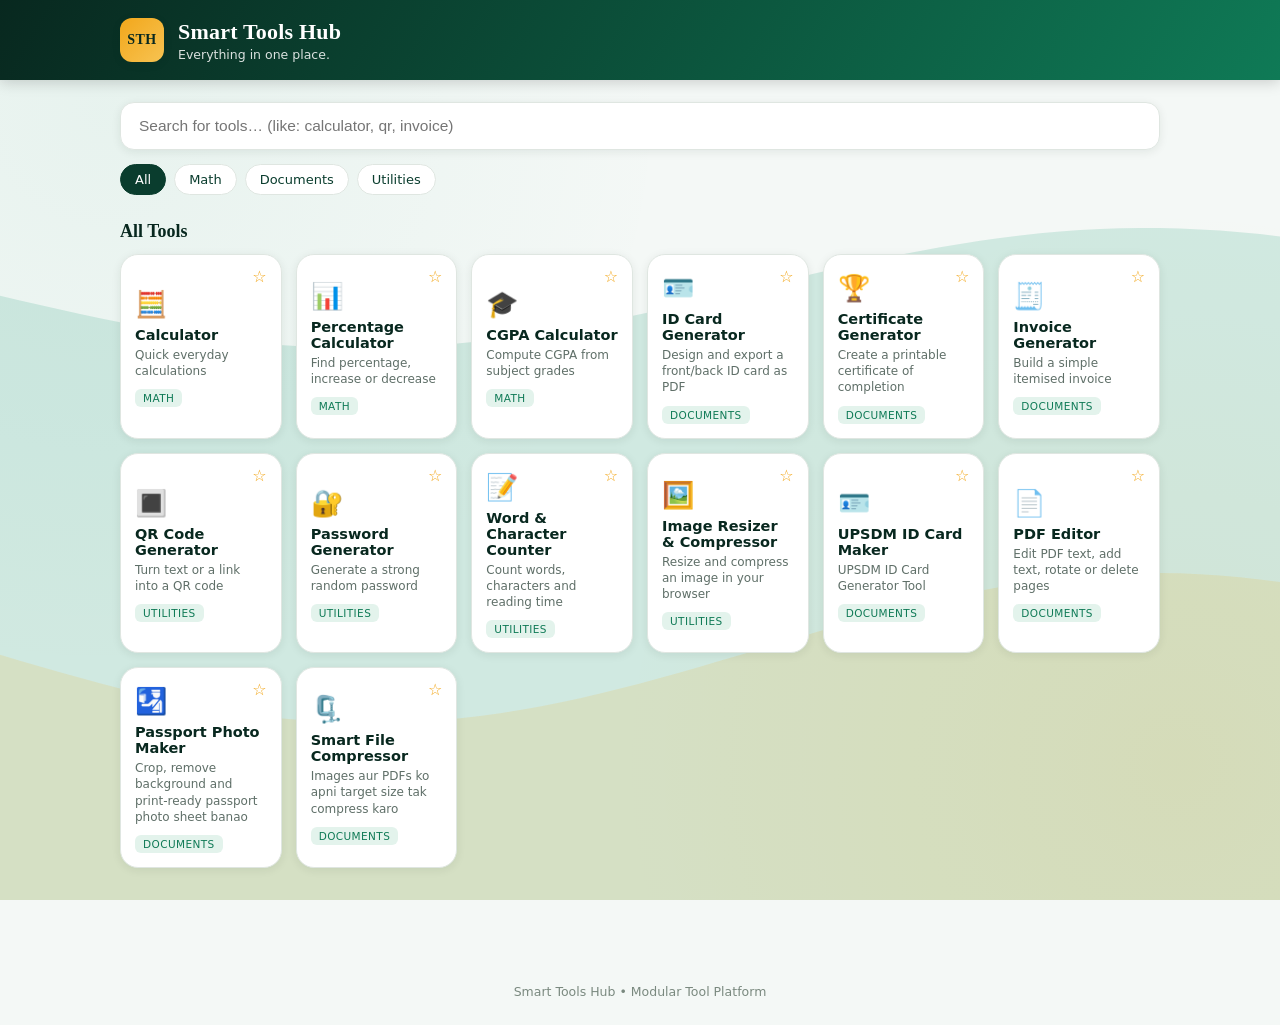
<file: index.html>
<!DOCTYPE html>
<html lang="hi">
<head>
<meta charset="UTF-8">
<meta name="viewport" content="width=device-width, initial-scale=1.0">
<title>Smart Tools Hub</title>
<link rel="stylesheet" href="css/styles.css">
</head>
<body>
  <canvas id="bg-fx" aria-hidden="true"></canvas>

<header class="hub-header">
  <div class="hub-header__inner">
    <div class="hub-brand">
      <span class="hub-brand__mark">STH</span>
      <div>
        <h1 class="hub-brand__title">Smart Tools Hub</h1>
        <p class="hub-brand__tag">Everything in one place.</p>
      </div>
    </div>
  </div>
</header>

<main class="hub-main" id="view-root">

  <section class="hub-dashboard" id="view-dashboard">
    <div class="hub-search-row">
      <input id="search-input" class="hub-search" type="text" placeholder="Search for tools… (like: calculator, qr, invoice)" autocomplete="off">
    </div>

    <nav class="hub-categories" id="category-bar" aria-label="Categories"></nav>

    <section class="hub-section" id="section-favorites" hidden>
      <h2 class="hub-section__title">⭐ Favorites</h2>
      <div class="hub-grid" id="grid-favorites"></div>
    </section>

    <section class="hub-section" id="section-recent" hidden>
      <h2 class="hub-section__title">🕘 Recently Used</h2>
      <div class="hub-grid" id="grid-recent"></div>
    </section>

    <section class="hub-section">
      <h2 class="hub-section__title" id="grid-all-title">All Tools</h2>
      <div class="hub-grid" id="grid-all"></div>
      <p class="hub-empty" id="empty-state" hidden>No tool found. Search for something else.</p>
    </section>
  </section>

  <section class="hub-workspace" id="view-workspace" hidden>
    <div class="hub-workspace__bar">
      <button class="hub-back" id="btn-back" type="button">← All Tools</button>
      <button class="hub-fav-toggle" id="btn-fav-toggle" type="button" aria-pressed="false">☆</button>
    </div>
    <div class="hub-workspace__head">
      <span class="hub-workspace__icon" id="ws-icon"></span>
      <div>
        <h2 class="hub-workspace__title" id="ws-title"></h2>
        <p class="hub-workspace__desc" id="ws-desc"></p>
      </div>
    </div>
    <div class="hub-workspace__body" id="ws-body">
      <div class="hub-loading" id="ws-loading" hidden>
        <span class="hub-spinner"></span> Loading tool…
      </div>
      <div class="hub-error" id="ws-error" hidden>
        <p>Could not load this tool.</p>
        <div>
          <button id="ws-retry" type="button">Retry</button>
          <button id="ws-error-back" type="button" class="secondary">Back to Tools</button>
        </div>
      </div>
      <div id="ws-mount"></div>
    </div>
  </section>

</main>

<div class="hub-toast-region" id="toast-region" aria-live="polite"></div>

<footer class="hub-footer">Smart Tools Hub • Modular Tool Platform</footer>
<script type="module" src="js/background.js"></script>
<script type="module" src="js/app.js"></script>
</body>
</html>
</file>
<file: css/styles.css>
:root{
  --teal-950:#08281f;
  --teal-900:#0a3d2e;
  --teal-700:#0f7a56;
  --teal-500:#1c9e74;
  --teal-100:#e3f3ec;
  --amber-500:#f2a71b;
  --amber-300:#f7c352;
  --ink:#182620;
  --paper:#ffffff;
  --canvas:#f4f8f6;
  --line:#dfe6e1;
  --danger:#c23b3b;
  --radius-lg:18px;
  --radius-md:12px;
  --radius-sm:8px;
  --shadow-1:0 2px 10px rgba(8,40,31,.08);
  --shadow-2:0 10px 30px rgba(8,40,31,.14);
  --font-display:'Iowan Old Style','Georgia',serif;
  --font-body:'Segoe UI',system-ui,-apple-system,Arial,sans-serif;
}
*{box-sizing:border-box}
html,body{margin:0;padding:0}
body{
  font-family:var(--font-body);
  background:
    radial-gradient(circle at 8% 12%, rgba(28,158,116,.06), transparent 40%),
    radial-gradient(circle at 92% 85%, rgba(242,167,27,.07), transparent 40%),
    var(--canvas);
  background-attachment:fixed;
  color:var(--ink);
  -webkit-font-smoothing:antialiased;
  min-height:100vh;
}
button{font:inherit}

/* ---------- header ---------- */
.hub-header{
  background:linear-gradient(120deg,var(--teal-950),var(--teal-700));
  color:#fff;
  position:sticky;top:0;z-index:20;
  box-shadow:0 2px 14px rgba(0,0,0,.18);
}
.hub-header__inner{max-width:1080px;margin:0 auto;padding:18px 20px}
.hub-brand{display:flex;align-items:center;gap:14px}
.hub-brand__mark{
  font-family:var(--font-display);
  font-weight:700;
  background:linear-gradient(135deg,var(--amber-500),var(--amber-300));
  color:var(--teal-950);
  width:44px;height:44px;border-radius:12px;
  display:flex;align-items:center;justify-content:center;
  font-size:14px;letter-spacing:.5px;
  box-shadow:var(--shadow-1);
  transition:transform .2s ease;
}
.hub-brand__mark:hover{transform:rotate(-4deg) scale(1.05)}
.hub-brand__title{margin:0;font-family:var(--font-display);font-size:22px;font-weight:700;letter-spacing:.2px}
.hub-brand__tag{margin:2px 0 0;font-size:12.5px;opacity:.85}

/* ---------- main / dashboard ---------- */
.hub-main{max-width:1080px;margin:0 auto;padding:22px 20px 60px}
.hub-search-row{margin-bottom:14px}
.hub-search{
  width:100%;padding:14px 18px;border-radius:14px;border:1px solid var(--line);
  background:var(--paper);box-shadow:var(--shadow-1);font-size:15.5px;color:var(--ink);
  transition:box-shadow .2s ease, border-color .2s ease;
}
.hub-search:focus{outline:2px solid var(--teal-500);outline-offset:1px;box-shadow:var(--shadow-2)}

.hub-categories{display:flex;flex-wrap:wrap;gap:8px;margin:6px 0 26px}
.hub-chip{
  border:1px solid var(--line);background:var(--paper);color:var(--teal-900);
  padding:7px 14px;border-radius:999px;font-size:13px;cursor:pointer;transition:.15s;
}
.hub-chip[aria-pressed="true"]{background:var(--teal-900);color:#fff;border-color:var(--teal-900)}
.hub-chip:hover{border-color:var(--teal-500);transform:translateY(-1px)}
.hub-chip:active{transform:scale(.96)}

.hub-section{margin-bottom:30px}
.hub-section__title{
  font-family:var(--font-display);font-size:18px;font-weight:700;
  margin:0 0 12px;color:var(--teal-950);
}
.hub-empty{color:#6b7a73;font-size:14px}

.hub-grid{
  display:grid;grid-template-columns:repeat(auto-fill,minmax(160px,1fr));gap:14px;
}

/* card entrance animation */
@keyframes cardIn{
  from{opacity:0;transform:translateY(12px)}
  to{opacity:1;transform:translateY(0)}
}
.hub-card{
  position:relative;
  background:var(--paper);border:1px solid var(--line);border-radius:var(--radius-lg);
  padding:18px 14px 14px;cursor:pointer;text-align:left;
  transition:transform .15s ease, box-shadow .15s ease;
  box-shadow:var(--shadow-1);
  animation:cardIn .35s ease backwards;
}
.hub-card:nth-child(1){animation-delay:.02s}
.hub-card:nth-child(2){animation-delay:.05s}
.hub-card:nth-child(3){animation-delay:.08s}
.hub-card:nth-child(4){animation-delay:.11s}
.hub-card:nth-child(5){animation-delay:.14s}
.hub-card:nth-child(6){animation-delay:.17s}
.hub-card:nth-child(7){animation-delay:.20s}
.hub-card:nth-child(8){animation-delay:.23s}
.hub-card:nth-child(9){animation-delay:.26s}
.hub-card:nth-child(10){animation-delay:.29s}
.hub-card:hover{transform:translateY(-4px) scale(1.015);box-shadow:var(--shadow-2)}
.hub-card:active{transform:translateY(-1px) scale(.99)}
.hub-card:focus-visible{outline:2px solid var(--teal-500);outline-offset:2px}
.hub-card__icon{font-size:26px;display:block;margin-bottom:8px;transition:transform .2s ease}
.hub-card:hover .hub-card__icon{transform:scale(1.12) rotate(-3deg)}
.hub-card__name{font-weight:700;font-size:14.5px;color:var(--teal-950);display:block}
.hub-card__desc{font-size:12px;color:#5f6f68;margin:4px 0 0;line-height:1.35}
.hub-card__cat{
  display:inline-block;margin-top:10px;font-size:10.5px;letter-spacing:.4px;
  text-transform:uppercase;color:var(--teal-700);background:var(--teal-100);
  padding:3px 8px;border-radius:6px;
}
.hub-card__fav{
  position:absolute;top:10px;right:10px;background:none;border:none;font-size:16px;
  cursor:pointer;color:var(--amber-500);line-height:1;padding:4px;
  transition:transform .15s ease;
}
.hub-card__fav:hover{transform:scale(1.25)}
.hub-card__fav:active{transform:scale(.9)}

/* ---------- workspace ---------- */
@keyframes fadeSlideIn{
  from{opacity:0;transform:translateX(14px)}
  to{opacity:1;transform:translateX(0)}
}
.hub-workspace{max-width:900px;margin:0 auto;animation:fadeSlideIn .25s ease}
.hub-workspace__bar{display:flex;justify-content:space-between;align-items:center;margin-bottom:14px}
.hub-back{
  background:none;border:1px solid var(--line);border-radius:10px;padding:9px 14px;
  cursor:pointer;color:var(--teal-900);font-weight:600;font-size:13.5px;
  transition:transform .12s ease, border-color .15s ease;
}
.hub-back:hover{border-color:var(--teal-500);transform:translateX(-2px)}
.hub-back:active{transform:scale(.96)}
.hub-fav-toggle{
  background:var(--paper);border:1px solid var(--line);border-radius:10px;
  width:38px;height:38px;font-size:17px;cursor:pointer;color:var(--amber-500);
  transition:transform .15s ease, background .15s ease;
}
.hub-fav-toggle:hover{transform:scale(1.08)}
.hub-fav-toggle:active{transform:scale(.92)}
.hub-fav-toggle[aria-pressed="true"]{background:var(--amber-500);color:#fff;border-color:var(--amber-500)}
.hub-workspace__head{display:flex;gap:14px;align-items:flex-start;margin-bottom:18px}
.hub-workspace__icon{font-size:32px}
.hub-workspace__title{margin:0;font-family:var(--font-display);font-size:22px;color:var(--teal-950)}
.hub-workspace__desc{margin:4px 0 0;color:#5f6f68;font-size:13.5px}
.hub-workspace__body{
  background:var(--paper);border:1px solid var(--line);border-radius:var(--radius-lg);
  padding:22px;box-shadow:var(--shadow-1);min-height:220px;
}

.hub-loading{display:flex;align-items:center;gap:10px;color:var(--teal-700);padding:40px 0;justify-content:center;font-size:14px}
.hub-spinner{
  width:16px;height:16px;border-radius:50%;border:2px solid var(--teal-100);
  border-top-color:var(--teal-700);animation:spin .8s linear infinite;
}
@keyframes spin{to{transform:rotate(360deg)}}
.hub-error{text-align:center;padding:40px 10px;color:var(--danger)}
.hub-error button{
  margin:12px 6px 0;padding:9px 18px;border-radius:9px;border:none;cursor:pointer;
  background:var(--teal-700);color:#fff;font-weight:600;
  transition:transform .12s ease;
}
.hub-error button:active{transform:scale(.96)}
.hub-error button.secondary{background:#eceff0;color:var(--ink)}

/* ---------- shared tool primitives (used by tool modules) ---------- */
.t-row{display:flex;gap:10px;flex-wrap:wrap;margin:6px 0}
.t-row>*{flex:1;min-width:150px}
.t-field{display:flex;flex-direction:column;gap:4px;font-size:12.5px;color:#4c5a53;margin:6px 0}
.t-field input,.t-field textarea,.t-field select{
  padding:10px 12px;border:1px solid var(--line);border-radius:10px;font-size:14px;color:var(--ink);
  transition:border-color .15s ease, box-shadow .15s ease;
}
.t-field input:focus,.t-field textarea:focus,.t-field select:focus{
  outline:none;border-color:var(--teal-500);box-shadow:0 0 0 3px var(--teal-100);
}
.t-btn{
  border:0;padding:11px 18px;border-radius:10px;background:var(--teal-700);color:#fff;
  cursor:pointer;font-weight:600;margin:4px 6px 4px 0;
  transition:background .15s ease, transform .12s ease;
}
.t-btn:hover{background:var(--teal-900)}
.t-btn:active{transform:scale(.96)}
.t-btn.secondary{background:#eceff0;color:var(--ink)}
.t-btn.danger{background:var(--danger)}
.t-btn:disabled{opacity:.6;cursor:progress}
.t-result{background:var(--teal-100);padding:14px;border-radius:10px;margin-top:12px;white-space:pre-wrap;font-size:14px;animation:fadeSlideIn .2s ease}
.t-preview{border:1px dashed #b7c3bc;padding:18px;margin-top:12px;border-radius:10px;min-height:90px}
.t-keypad{display:grid;grid-template-columns:repeat(4,1fr);gap:8px;margin-top:10px}
.t-keypad button{padding:14px 0;font-size:16px;transition:transform .1s ease}
.t-keypad button:active{transform:scale(.92)}

/* ---------- toasts ---------- */
.hub-toast-region{position:fixed;bottom:18px;left:50%;transform:translateX(-50%);z-index:50;display:flex;flex-direction:column;gap:8px;align-items:center}
.hub-toast{
  background:var(--teal-950);color:#fff;padding:10px 18px;border-radius:10px;font-size:13.5px;
  box-shadow:var(--shadow-2);opacity:0;transform:translateY(8px);transition:.2s;
}
.hub-toast.show{opacity:1;transform:translateY(0)}
.hub-toast.error{background:var(--danger)}

.hub-footer{text-align:center;color:#7a897f;padding:26px;font-size:12.5px}

@media(max-width:520px){
  .hub-brand__title{font-size:19px}
  .hub-grid{grid-template-columns:repeat(2,1fr)}
  .hub-workspace__body{padding:16px}
}

/* ---------- respect users who don't want motion ---------- */
@media (prefers-reduced-motion: reduce){
  *, *::before, *::after{
    animation-duration:0.01ms !important;
    animation-iteration-count:1 !important;
    transition-duration:0.01ms !important;
  }
}
#bg-fx{
  position:fixed;
  top:0; left:0;
  width:100vw; height:100vh;
  z-index:-1;
  pointer-events:none;
}
</file>
